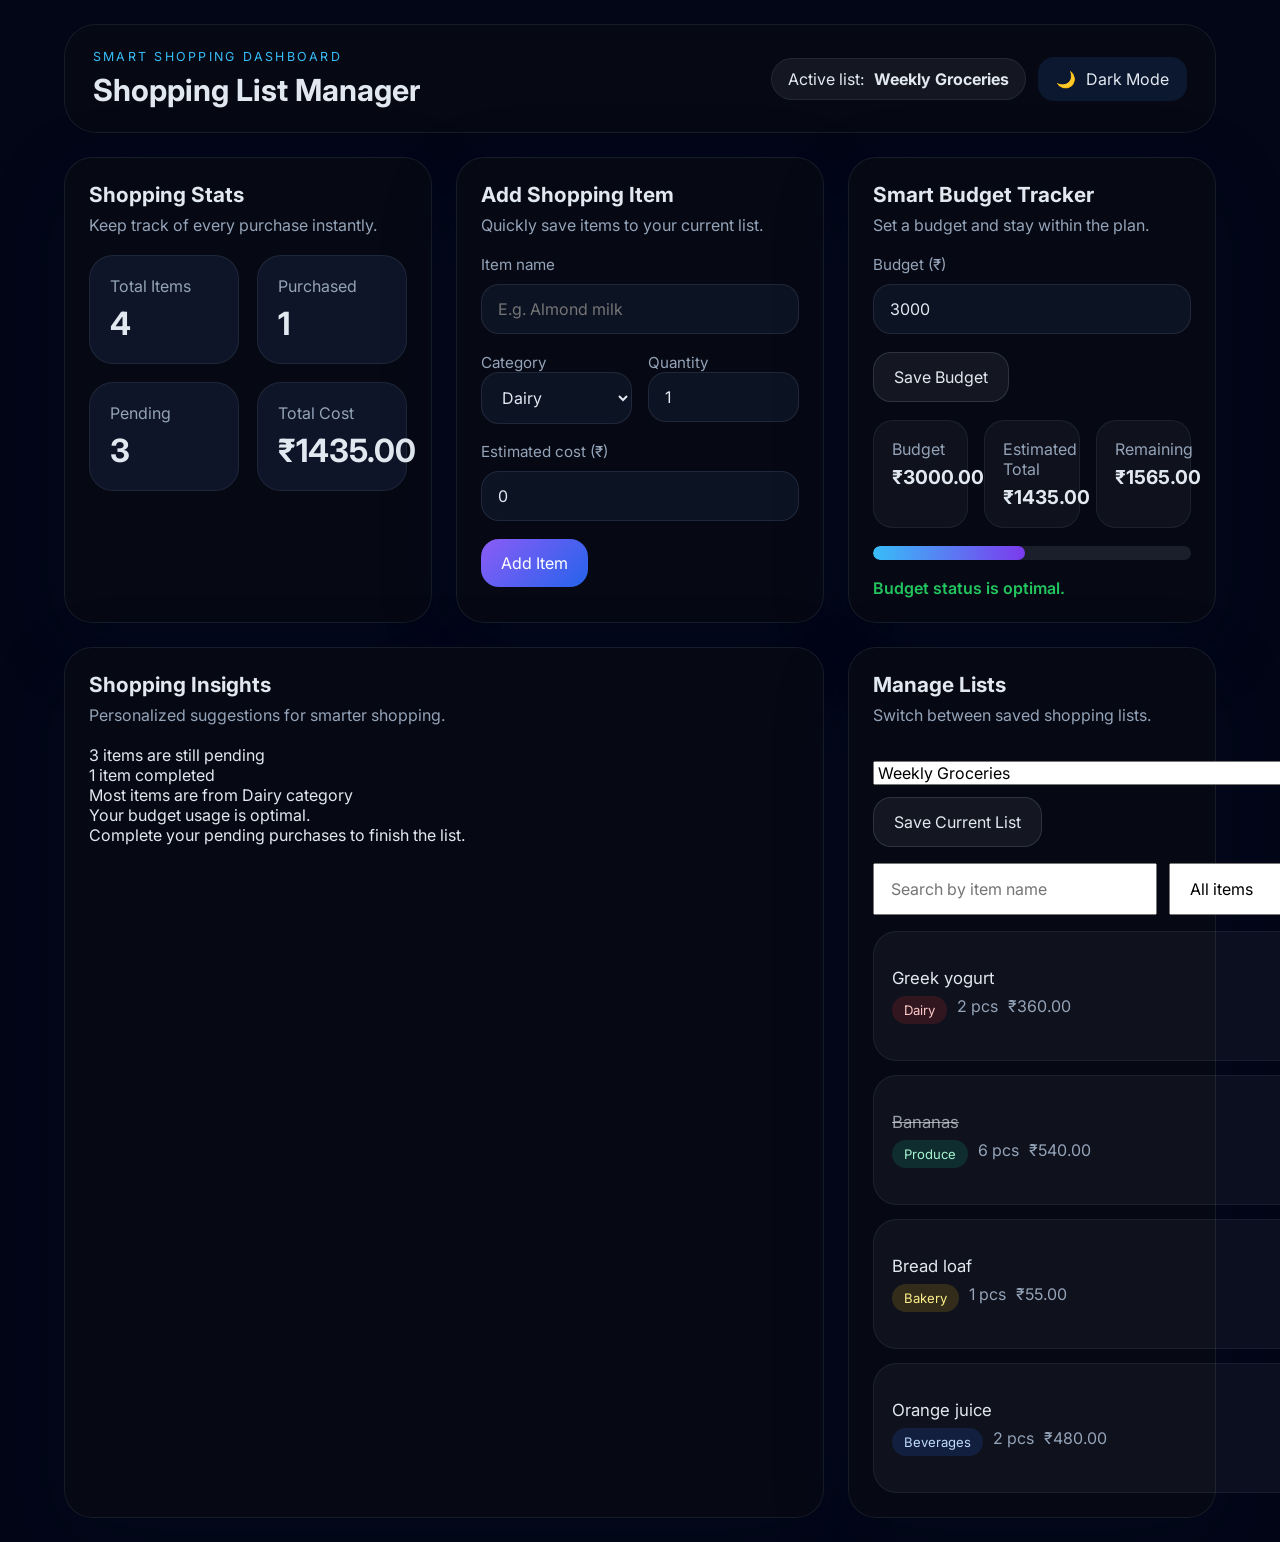
<file: Shopping list manager/index.html>
<!DOCTYPE html>
<html lang="en">
<head>
  <meta charset="UTF-8" />
  <meta name="viewport" content="width=device-width, initial-scale=1.0" />
  <title>Shopping List Manager</title>
  <link rel="preconnect" href="https://fonts.googleapis.com" />
  <link rel="preconnect" href="https://fonts.gstatic.com" crossorigin />
  <link href="https://fonts.googleapis.com/css2?family=Inter:wght@400;500;600;700;800&display=swap" rel="stylesheet" />
  <link rel="stylesheet" href="style.css" />
</head>
<body>
  <div class="app-shell">
    <header class="topbar">
      <div>
        <p class="eyebrow">Smart Shopping Dashboard</p>
        <h1>Shopping List Manager</h1>
      </div>
      <div class="top-actions">
        <div class="summary-pill">
          <span>Active list:</span>
          <strong id="activeListName">Loading...</strong>
        </div>
        <button id="themeToggle" class="icon-button" aria-label="Toggle dark mode">
          <span>🌙</span>
          <span>Dark Mode</span>
        </button>
      </div>
    </header>

    <main class="dashboard-grid">
      <section class="card stats-card">
        <div class="card-header">
          <h2>Shopping Stats</h2>
          <p>Keep track of every purchase instantly.</p>
        </div>
        <div class="stats-grid">
          <article class="stat-card">
            <p>Total Items</p>
            <h3 id="statTotalItems">0</h3>
          </article>
          <article class="stat-card">
            <p>Purchased</p>
            <h3 id="statPurchased">0</h3>
          </article>
          <article class="stat-card">
            <p>Pending</p>
            <h3 id="statPending">0</h3>
          </article>
          <article class="stat-card">
            <p>Total Cost</p>
            <h3 id="statTotalCost">₹0</h3>
          </article>
        </div>
      </section>

      <section class="card form-card">
        <div class="card-header">
          <h2>Add Shopping Item</h2>
          <p>Quickly save items to your current list.</p>
        </div>
        <form id="itemForm" class="item-form">
          <div class="field-row">
            <label for="itemName">Item name</label>
            <input id="itemName" type="text" placeholder="E.g. Almond milk" required />
          </div>
          <div class="field-row split">
            <div>
              <label for="itemCategory">Category</label>
              <select id="itemCategory">
                <option value="Dairy">Dairy</option>
                <option value="Produce">Produce</option>
                <option value="Bakery">Bakery</option>
                <option value="Beverages">Beverages</option>
                <option value="Household">Household</option>
                <option value="Snacks">Snacks</option>
              </select>
            </div>
            <div>
              <label for="itemQuantity">Quantity</label>
              <input id="itemQuantity" type="number" min="1" value="1" />
            </div>
          </div>
          <div class="field-row">
            <label for="itemCost">Estimated cost (₹)</label>
            <input id="itemCost" type="number" min="0" step="0.5" value="0" />
          </div>
          <button type="submit" class="primary-btn">Add Item</button>
        </form>
      </section>

      <section class="card budget-card">
        <div class="card-header">
          <h2>Smart Budget Tracker</h2>
          <p>Set a budget and stay within the plan.</p>
        </div>
        <div class="budget-body">
          <div class="field-row">
            <label for="budgetInput">Budget (₹)</label>
            <input id="budgetInput" type="number" min="0" step="50" value="3000" />
          </div>
          <button id="budgetSaveBtn" class="secondary-btn">Save Budget</button>
          <div class="budget-summary">
            <div>
              <span>Budget</span>
              <strong id="budgetAmount">₹0</strong>
            </div>
            <div>
              <span>Estimated Total</span>
              <strong id="estimatedCost">₹0</strong>
            </div>
            <div>
              <span>Remaining</span>
              <strong id="remainingBudget">₹0</strong>
            </div>
          </div>
          <div class="progress-wrapper">
            <div id="budgetProgress" class="progress-bar"></div>
          </div>
          <p id="budgetAlert" class="budget-alert"></p>
        </div>
      </section>

      <section class="card insight-card">
        <div class="card-header">
          <h2>Shopping Insights</h2>
          <p>Personalized suggestions for smarter shopping.</p>
        </div>
        <div id="insightList" class="insight-list">
          <div class="insight-item">Loading insights...</div>
        </div>
      </section>

      <section class="card list-card list-panel">
        <div class="card-header panel-header">
          <div>
            <h2>Manage Lists</h2>
            <p>Switch between saved shopping lists.</p>
          </div>
          <button id="newListBtn" class="secondary-btn">New List</button>
        </div>
        <div class="list-controls">
          <select id="listSelector"></select>
          <button id="saveListBtn" class="secondary-btn">Save Current List</button>
        </div>
        <div class="panel-actions">
          <input id="searchInput" type="search" placeholder="Search by item name" />
          <select id="statusFilter">
            <option value="all">All items</option>
            <option value="pending">Pending</option>
            <option value="purchased">Purchased</option>
          </select>
          <select id="sortCategory">
            <option value="none">Sort by category</option>
            <option value="Dairy">Dairy</option>
            <option value="Produce">Produce</option>
            <option value="Bakery">Bakery</option>
            <option value="Beverages">Beverages</option>
            <option value="Household">Household</option>
            <option value="Snacks">Snacks</option>
          </select>
        </div>
        <div id="itemList" class="item-list"></div>
      </section>
    </main>
  </div>
  <div id="modalBackdrop" class="modal-backdrop hidden">
    <div class="modal-card">
      <h2>Create New List</h2>
      <p>Give your list a name and start organizing.</p>
      <input id="newListName" type="text" placeholder="Weekly Groceries" />
      <div class="modal-actions">
        <button id="cancelNewList" class="secondary-btn">Cancel</button>
        <button id="confirmNewList" class="primary-btn">Create List</button>
      </div>
    </div>
  </div>
  <script src="script.js"></script>
</body>
</html>
</file>
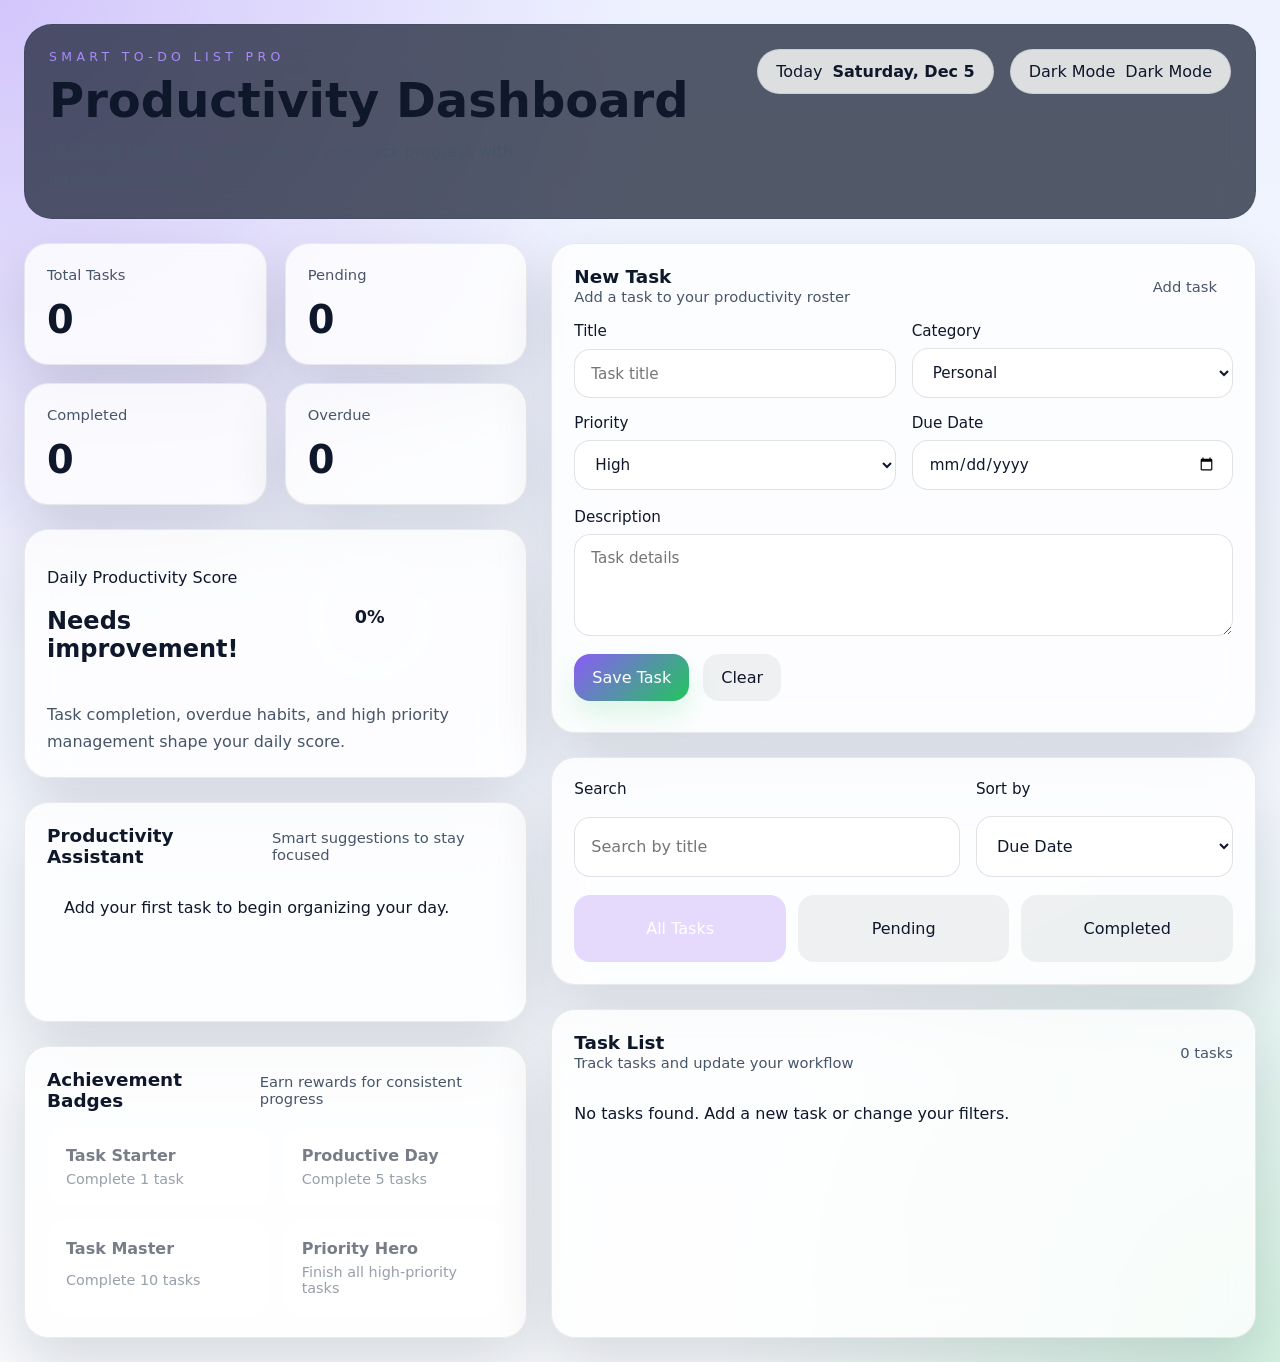
<file: smart To do list/index.html>
<!DOCTYPE html>
<html lang="en">
<head>
  <meta charset="UTF-8" />
  <meta name="viewport" content="width=device-width, initial-scale=1.0" />
  <title>Smart To-Do List Pro</title>
  <link rel="stylesheet" href="style.css" />
</head>
<body>
  <div class="app-shell">
    <header class="app-header">
      <div>
        <p class="eyebrow">Smart To-Do List Pro</p>
        <h1>Productivity Dashboard</h1>
        <p class="subtitle">Organize tasks, stay on schedule, and track progress with intelligent insights.</p>
      </div>
      <div class="header-controls">
        <div class="summary-chip">
          <span>Today</span>
          <strong id="todayDate"></strong>
        </div>
        <button id="themeToggle" class="icon-button" aria-label="Toggle dark mode">
          <span class="toggle-icon">🌙</span>
          <span>Dark Mode</span>
        </button>
      </div>
    </header>

    <main class="dashboard-grid">
      <section class="overview-panel">
        <div class="stat-cards">
          <article class="stat-card glass-card">
            <p>Total Tasks</p>
            <h2 id="totalTasks">0</h2>
          </article>
          <article class="stat-card glass-card">
            <p>Pending</p>
            <h2 id="pendingTasks">0</h2>
          </article>
          <article class="stat-card glass-card">
            <p>Completed</p>
            <h2 id="completedTasks">0</h2>
          </article>
          <article class="stat-card glass-card overdue-card">
            <p>Overdue</p>
            <h2 id="overdueTasks">0</h2>
          </article>
        </div>

        <article class="glass-card productivity-card">
          <div class="progress-summary">
            <div>
              <p>Daily Productivity Score</p>
              <h2 id="productivityMessage">Good progress!</h2>
            </div>
            <div class="circle-chart">
              <svg viewBox="0 0 120 120">
                <circle class="track" cx="60" cy="60" r="50"></circle>
                <circle id="scoreCircle" class="progress" cx="60" cy="60" r="50" stroke-dasharray="314" stroke-dashoffset="314"></circle>
              </svg>
              <div class="circle-label">
                <strong id="productivityScore">0%</strong>
              </div>
            </div>
          </div>
          <p class="note">Task completion, overdue habits, and high priority management shape your daily score.</p>
        </article>

        <article class="glass-card assistant-card">
          <div class="section-title">
            <h3>Productivity Assistant</h3>
            <span>Smart suggestions to stay focused</span>
          </div>
          <ul id="suggestionsList" class="suggestions-list">
            <li>Loading insights...</li>
          </ul>
        </article>

        <article class="glass-card badges-card">
          <div class="section-title">
            <h3>Achievement Badges</h3>
            <span>Earn rewards for consistent progress</span>
          </div>
          <div id="badgeContainer" class="badge-grid">
            <div class="badge-item locked">
              <strong>Task Starter</strong>
              <span>Complete 1 task</span>
            </div>
            <div class="badge-item locked">
              <strong>Productive Day</strong>
              <span>Complete 5 tasks</span>
            </div>
            <div class="badge-item locked">
              <strong>Task Master</strong>
              <span>Complete 10 tasks</span>
            </div>
            <div class="badge-item locked">
              <strong>Priority Hero</strong>
              <span>Finish all high-priority tasks</span>
            </div>
          </div>
        </article>
      </section>

      <section class="tasks-panel">
        <article class="glass-card task-form-card">
          <div class="section-title">
            <div>
              <h3>New Task</h3>
              <span>Add a task to your productivity roster</span>
            </div>
            <span class="status-pill" id="formStatus">Add task</span>
          </div>
          <form id="taskForm">
            <div class="form-grid">
              <label>
                Title
                <input type="text" id="taskTitle" placeholder="Task title" required />
              </label>
              <label>
                Category
                <select id="taskCategory" required>
                  <option value="Personal">Personal</option>
                  <option value="Work">Work</option>
                  <option value="Study">Study</option>
                </select>
              </label>
              <label>
                Priority
                <select id="taskPriority" required>
                  <option value="High">High</option>
                  <option value="Medium">Medium</option>
                  <option value="Low">Low</option>
                </select>
              </label>
              <label>
                Due Date
                <input type="date" id="taskDueDate" required />
              </label>
            </div>
            <label class="full-width">
              Description
              <textarea id="taskDescription" rows="4" placeholder="Task details"></textarea>
            </label>
            <div class="form-actions">
              <button type="submit" class="primary-btn">Save Task</button>
              <button type="button" id="resetForm" class="secondary-btn">Clear</button>
            </div>
          </form>
        </article>

        <article class="glass-card filter-card">
          <div class="filter-row">
            <div class="search-field">
              <label for="searchInput">Search</label>
              <input type="text" id="searchInput" placeholder="Search by title" />
            </div>
            <div class="sort-field">
              <label for="sortSelect">Sort by</label>
              <select id="sortSelect">
                <option value="date">Due Date</option>
                <option value="priority">Priority</option>
              </select>
            </div>
          </div>
          <div class="filter-buttons">
            <button type="button" class="tab-btn active" data-filter="all">All Tasks</button>
            <button type="button" class="tab-btn" data-filter="pending">Pending</button>
            <button type="button" class="tab-btn" data-filter="completed">Completed</button>
          </div>
        </article>

        <article class="glass-card tasks-card">
          <div class="section-title">
            <div>
              <h3>Task List</h3>
              <span>Track tasks and update your workflow</span>
            </div>
            <span id="taskCountLabel">0 tasks</span>
          </div>
          <div id="tasksContainer" class="task-list"></div>
        </article>
      </section>
    </main>
  </div>

  <script src="script.js"></script>
</body>
</html>
</file>
<file: Shopping list manager/style.css>
:root {
  --bg: #0f172a;
  --surface: rgba(255, 255, 255, 0.08);
  --surface-strong: rgba(255, 255, 255, 0.12);
  --text: #e2e8f0;
  --text-muted: #94a3b8;
  --primary: #7c3aed;
  --primary-soft: rgba(124, 58, 237, 0.16);
  --accent: #38bdf8;
  --success: #22c55e;
  --warning: #fb7185;
  --border: rgba(148, 163, 184, 0.25);
  --shadow: 0 24px 80px rgba(15, 23, 42, 0.18);
  font-family: 'Inter', sans-serif;
}

* {
  box-sizing: border-box;
}

html, body {
  margin: 0;
  min-height: 100%;
  background: radial-gradient(circle at top, rgba(56, 189, 248, 0.16), transparent 30%),
    linear-gradient(180deg, #020617 0%, #111827 100%);
  color: var(--text);
}

body {
  transition: background 0.35s ease, color 0.35s ease;
}

button, input, select {
  font: inherit;
}

.app-shell {
  width: min(1200px, 100%);
  margin: 0 auto;
  padding: 24px;
}

.topbar {
  display: flex;
  justify-content: space-between;
  gap: 20px;
  align-items: center;
  margin-bottom: 24px;
  padding: 24px 28px;
  border-radius: 32px;
  background: rgba(15, 23, 42, 0.88);
  border: 1px solid rgba(148, 163, 184, 0.12);
  backdrop-filter: blur(18px);
}

.eyebrow {
  margin: 0 0 8px;
  color: var(--accent);
  text-transform: uppercase;
  letter-spacing: 0.18em;
  font-size: 0.78rem;
}

.topbar h1 {
  margin: 0;
  font-size: clamp(1.9rem, 2.3vw, 2.6rem);
}

.top-actions {
  display: flex;
  flex-wrap: wrap;
  gap: 12px;
  align-items: center;
}

.summary-pill {
  display: inline-flex;
  align-items: center;
  gap: 10px;
  padding: 10px 16px;
  background: rgba(255, 255, 255, 0.06);
  border-radius: 999px;
  border: 1px solid rgba(148, 163, 184, 0.12);
}

.icon-button {
  display: inline-flex;
  align-items: center;
  gap: 10px;
  border: none;
  padding: 12px 18px;
  border-radius: 16px;
  background: rgba(59, 130, 246, 0.12);
  color: var(--text);
  cursor: pointer;
  transition: transform 0.2s ease, background 0.3s ease;
}

.icon-button:hover {
  transform: translateY(-1px);
  background: rgba(59, 130, 246, 0.2);
}

.dashboard-grid {
  display: grid;
  gap: 24px;
  grid-template-columns: repeat(12, 1fr);
}

.card {
  border-radius: 28px;
  padding: 24px;
  background: linear-gradient(180deg, rgba(15, 23, 42, 0.9), rgba(15, 23, 42, 0.75));
  border: 1px solid rgba(148, 163, 184, 0.12);
  box-shadow: var(--shadow);
  backdrop-filter: blur(18px);
}

.card-header {
  margin-bottom: 20px;
}

.card-header h2 {
  margin: 0 0 8px;
  font-size: 1.3rem;
}

.card-header p {
  margin: 0;
  color: var(--text-muted);
}

.stats-card {
  grid-column: span 4;
}

.form-card {
  grid-column: span 4;
}

.budget-card {
  grid-column: span 4;
}

.insight-card {
  grid-column: span 8;
}

.list-card {
  grid-column: span 4;
}

.stats-grid {
  display: grid;
  gap: 18px;
  grid-template-columns: repeat(2, minmax(0, 1fr));
}

.stat-card {
  padding: 20px;
  border-radius: 24px;
  background: rgba(15, 23, 42, 0.94);
  border: 1px solid rgba(148, 163, 184, 0.12);
}

.stat-card p {
  margin: 0 0 8px;
  color: var(--text-muted);
}

.stat-card h3 {
  margin: 0;
  font-size: 2rem;
}

.item-form {
  display: grid;
  gap: 18px;
}

.field-row {
  display: grid;
  gap: 10px;
}

.field-row label {
  font-size: 0.95rem;
  color: var(--text-muted);
}

.field-row input,
.field-row select {
  width: 100%;
  padding: 14px 16px;
  border-radius: 18px;
  border: 1px solid rgba(148, 163, 184, 0.15);
  background: rgba(15, 23, 42, 0.75);
  color: var(--text);
  outline: none;
  transition: border-color 0.2s ease, transform 0.2s ease;
}

.field-row input:focus,
.field-row select:focus {
  border-color: rgba(59, 130, 246, 0.8);
  transform: translateY(-1px);
}

.split {
  grid-template-columns: 1fr 1fr;
  gap: 16px;
}

.primary-btn,
.secondary-btn {
  width: fit-content;
  border: none;
  border-radius: 18px;
  padding: 14px 20px;
  cursor: pointer;
  transition: transform 0.2s ease, opacity 0.2s ease;
}

.primary-btn {
  background: linear-gradient(135deg, var(--primary), #2563eb);
  color: white;
}

.secondary-btn {
  background: rgba(255, 255, 255, 0.06);
  color: var(--text);
  border: 1px solid rgba(148, 163, 184, 0.2);
}

.primary-btn:hover,
.secondary-btn:hover {
  transform: translateY(-1px);
  opacity: 0.95;
}

.budget-body {
  display: grid;
  gap: 18px;
}

.budget-summary {
  display: grid;
  gap: 16px;
  grid-template-columns: repeat(3, minmax(0, 1fr));
}

.budget-summary div {
  padding: 18px;
  background: rgba(255, 255, 255, 0.04);
  border-radius: 20px;
  border: 1px solid rgba(148, 163, 184, 0.1);
}

.budget-summary span {
  display: block;
  color: var(--text-muted);
  margin-bottom: 6px;
}

.budget-summary strong {
  display: block;
  font-size: 1.2rem;
}

.progress-wrapper {
  width: 100%;
  height: 14px;
  border-radius: 999px;
  background: rgba(148, 163, 184, 0.14);
  overflow: hidden;
}

.progress-bar {
  width: 0;
  height: 100%;
  border-radius: 999px;
  background: linear-gradient(90deg, #38bdf8, #7c3aed);
  transition: width 0.4s ease;
}

.budget-alert {
  margin: 0;
  color: var(--success);
  font-weight: 600;
}

.list-panel {
  display: grid;
  gap: 16px;
}

.panel-header {
  display: flex;
  justify-content: space-between;
  align-items: center;
  gap: 14px;
}

.list-controls,
.panel-actions {
  display: grid;
  gap: 12px;
}

.panel-actions {
  grid-template-columns: 1fr 1fr 1fr;
}

.panel-actions input,
.panel-actions select {
  padding: 14px 16px;
}

.item-list {
  display: grid;
  gap: 14px;
}

.item-card {
  display: grid;
  grid-template-columns: auto 1fr auto;
  gap: 18px;
  align-items: center;
  padding: 18px;
  border-radius: 24px;
  background: rgba(255, 255, 255, 0.04);
  border: 1px solid rgba(148, 163, 184, 0.1);
  transition: background 0.3s ease, transform 0.2s ease;
}

.item-card:hover {
  transform: translateY(-2px);
  background: rgba(255, 255, 255, 0.07);
}

.item-meta {
  display: grid;
  gap: 8px;
}

.item-title {
  margin: 0;
  font-size: 1.05rem;
}

.item-title.purchased {
  text-decoration: line-through;
  color: rgba(226, 232, 240, 0.65);
}

.item-details {
  display: flex;
  flex-wrap: wrap;
  gap: 10px;
  color: var(--text-muted);
}

.badge {
  display: inline-flex;
  align-items: center;
  gap: 6px;
  padding: 6px 12px;
  border-radius: 999px;
  font-size: 0.82rem;
  background: rgba(148, 163, 184, 0.1);
}

.badge.Dairy { background: rgba(220, 38, 38, 0.16); color: #fecaca; }
.badge.Produce { background: rgba(16, 185, 129, 0.16); color: #a7f3d0; }
.badge.Bakery { background: rgba(234, 179, 8, 0.16); color: #fef08a; }
.badge.Beverages { background: rgba(37, 99, 235, 0.16); color: #bfdbfe; }
.badge.Household { background: rgba(16, 185, 129, 0.1); color: #6ee7b7; }
.badge.Snacks { background: rgba(251, 191, 36, 0.16); color: #fde68a; }

.action-buttons {
  display: flex;
  flex-direction: column;
  gap: 12px;
  align-items: flex-end;
}

.small-btn {
  border: none;
  border-radius: 16px;
  padding: 10px 14px;
  cursor: pointer;
  background: rgba(255, 255, 255, 0.06);
  color: var(--text);
  transition: background 0.2s ease;
}

.small-btn:hover {
  background: rgba(255, 255, 255, 0.12);
}

.modal-backdrop {
  position: fixed;
  inset: 0;
  background: rgba(15, 23, 42, 0.7);
  display: grid;
  place-items: center;
  padding: 24px;
  z-index: 20;
}

.hidden {
  display: none;
}

.modal-card {
  width: min(460px, 100%);
  border-radius: 28px;
  padding: 28px;
  background: rgba(15, 23, 42, 0.96);
  border: 1px solid rgba(148, 163, 184, 0.16);
  box-shadow: var(--shadow);
}

.modal-card h2 {
  margin: 0 0 12px;
}

.modal-card p {
  margin: 0 0 20px;
  color: var(--text-muted);
}

.modal-card input {
  width: 100%;
  padding: 14px 16px;
  border-radius: 18px;
  border: 1px solid rgba(148, 163, 184, 0.16);
  background: rgba(15, 23, 42, 0.75);
  color: var(--text);
}

.modal-actions {
  margin-top: 22px;
  display: flex;
  justify-content: flex-end;
  gap: 12px;
}

@media (max-width: 1080px) {
  .dashboard-grid {
    grid-template-columns: 1fr 1fr;
  }
  .stats-card,
  .form-card,
  .budget-card,
  .insight-card,
  .list-card {
    grid-column: span 2;
  }
}

@media (max-width: 760px) {
  .app-shell {
    padding: 16px;
  }
  .dashboard-grid {
    grid-template-columns: 1fr;
  }
  .topbar {
    flex-direction: column;
    align-items: flex-start;
  }
  .panel-actions {
    grid-template-columns: 1fr;
  }
  .item-card {
    grid-template-columns: 1fr;
  }
  .action-buttons {
    flex-direction: row;
    justify-content: flex-start;
  }
}

.dark-mode {
  --bg: #020617;
  --surface: rgba(15, 23, 42, 0.9);
  --text: #e2e8f0;
  --text-muted: #94a3b8;
  --primary: #8b5cf6;
  --accent: #38bdf8;
  background: #020617;
}

.dark-mode body {
  background: radial-gradient(circle at top, rgba(56, 189, 248, 0.12), transparent 30%),
    linear-gradient(180deg, #020617 0%, #0f172a 100%);
}

.dark-mode .topbar,
.dark-mode .card,
.dark-mode .modal-card {
  background: rgba(7, 10, 21, 0.95);
}

.dark-mode .item-card:hover,
.dark-mode .primary-btn:hover,
.dark-mode .secondary-btn:hover {
  background: rgba(255, 255, 255, 0.08);
}
</file>
<file: smart To do list/style.css>
:root {
  color-scheme: light;
  --bg: #0f172a;
  --surface: rgba(255, 255, 255, 0.12);
  --surface-strong: rgba(255, 255, 255, 0.18);
  --text: #e2e8f0;
  --muted: #94a3b8;
  --border: rgba(255, 255, 255, 0.1);
  --primary: #7c3aed;
  --primary-soft: rgba(124, 58, 237, 0.16);
  --success: #22c55e;
  --warning: #f97316;
  --danger: #ef4444;
  --card: rgba(255, 255, 255, 0.08);
  --shadow: 0 25px 60px rgba(15, 23, 42, 0.24);
}

body {
  margin: 0;
  min-height: 100vh;
  font-family: Inter, system-ui, -apple-system, BlinkMacSystemFont, 'Segoe UI', sans-serif;
  background: radial-gradient(circle at top left, rgba(124, 58, 237, 0.4), transparent 35%),
    radial-gradient(circle at bottom right, rgba(34, 197, 94, 0.28), transparent 30%),
    linear-gradient(180deg, #0b1223 0%, #111827 100%);
  color: var(--text);
}

* {
  box-sizing: border-box;
}

button,
input,
select,
textarea {
  font: inherit;
}

.app-shell {
  padding: 24px;
  max-width: 1400px;
  margin: 0 auto;
}

.app-header {
  display: flex;
  justify-content: space-between;
  gap: 20px;
  align-items: flex-start;
  padding: 24px;
  border-radius: 28px;
  background: rgba(15, 23, 42, 0.7);
  border: 1px solid var(--border);
  backdrop-filter: blur(18px);
  margin-bottom: 24px;
}

.app-header h1 {
  margin: 8px 0 10px;
  font-size: clamp(2.4rem, 2vw + 1.6rem, 3rem);
}

.eyebrow {
  text-transform: uppercase;
  letter-spacing: 0.35em;
  font-size: 0.78rem;
  color: #a78bfa;
  margin: 0;
}

.subtitle {
  margin: 0;
  color: var(--muted);
  max-width: 520px;
  line-height: 1.75;
}

.header-controls {
  display: flex;
  align-items: center;
  gap: 16px;
}

.summary-chip,
.icon-button {
  border-radius: 999px;
  display: inline-flex;
  align-items: center;
  gap: 10px;
  padding: 12px 18px;
  border: 1px solid var(--border);
  background: rgba(255, 255, 255, 0.08);
}

.icon-button {
  cursor: pointer;
  color: var(--text);
  transition: transform 0.2s ease, background 0.2s ease;
}

.icon-button:hover {
  transform: translateY(-1px);
  background: rgba(255, 255, 255, 0.14);
}

.dashboard-grid {
  display: grid;
  gap: 24px;
  grid-template-columns: minmax(280px, 1fr) 1.4fr;
}

.overview-panel,
.tasks-panel {
  display: grid;
  gap: 24px;
}

.stat-cards {
  display: grid;
  gap: 18px;
  grid-template-columns: repeat(2, minmax(0, 1fr));
}

.stat-card,
.glass-card {
  background: var(--card);
  border: 1px solid var(--border);
  border-radius: 24px;
  padding: 22px;
  box-shadow: var(--shadow);
  backdrop-filter: blur(20px);
}

.stat-card p {
  margin: 0;
  color: var(--muted);
  font-size: 0.92rem;
}

.stat-card h2 {
  margin: 14px 0 0;
  font-size: 2.4rem;
}

.overdue-card {
  border-color: rgba(239, 68, 68, 0.35);
}

.productivity-card {
  display: grid;
  gap: 18px;
}

.progress-summary {
  display: grid;
  gap: 18px;
  align-items: center;
  grid-template-columns: 1.2fr 1fr;
}

.circle-chart {
  position: relative;
  width: 130px;
  height: 130px;
}

.circle-chart svg {
  width: 100%;
  height: 100%;
  transform: rotate(-90deg);
}

.circle-chart .track,
.circle-chart .progress {
  fill: none;
  stroke-width: 14;
  stroke-linecap: round;
}

.circle-chart .track {
  stroke: rgba(255,255,255,0.12);
}

.circle-chart .progress {
  stroke: var(--primary);
  transition: stroke-dashoffset 0.8s ease;
}

.circle-label {
  position: absolute;
  inset: 0;
  display: grid;
  place-items: center;
  font-size: 1.1rem;
  text-align: center;
}

.note {
  margin: 0;
  color: var(--muted);
  line-height: 1.7;
}

.assistant-card,
.badges-card,
.task-form-card,
.filter-card,
.tasks-card {
  min-height: 220px;
}

.section-title {
  display: flex;
  justify-content: space-between;
  gap: 16px;
  align-items: center;
  margin-bottom: 16px;
}

.section-title h3 {
  margin: 0;
  font-size: 1.15rem;
}

.section-title span {
  color: var(--muted);
  font-size: 0.92rem;
}

.suggestions-list {
  list-style: none;
  padding: 0;
  margin: 0;
  display: grid;
  gap: 12px;
}

.suggestions-list li {
  padding: 14px 16px;
  border-radius: 18px;
  background: rgba(255, 255, 255, 0.05);
  border: 1px solid rgba(255, 255, 255, 0.08);
}

.badge-grid {
  display: grid;
  gap: 14px;
  grid-template-columns: repeat(2, minmax(0, 1fr));
}

.badge-item {
  padding: 18px;
  border-radius: 20px;
  border: 1px solid rgba(255,255,255,0.08);
  background: rgba(255,255,255,0.06);
  display: grid;
  gap: 6px;
}

.badge-item strong {
  font-size: 1rem;
}

.badge-item span {
  color: var(--muted);
  font-size: 0.9rem;
}

.badge-item.locked {
  opacity: 0.56;
}

.badge-item.unlocked {
  background: rgba(124, 58, 237, 0.16);
  border-color: rgba(124, 58, 237, 0.35);
  box-shadow: inset 0 0 0 1px rgba(255,255,255,0.08);
  opacity: 1;
}

.task-form-card form {
  display: grid;
  gap: 18px;
}

.form-grid {
  display: grid;
  gap: 16px;
  grid-template-columns: repeat(2, minmax(0, 1fr));
}

label {
  display: grid;
  gap: 8px;
  color: var(--text);
  font-size: 0.95rem;
}

input,
select,
textarea {
  width: 100%;
  border: 1px solid rgba(255,255,255,0.12);
  border-radius: 16px;
  background: rgba(255,255,255,0.06);
  color: var(--text);
  padding: 14px 16px;
  transition: border-color 0.2s ease, background 0.2s ease;
}

input:focus,
select:focus,
textarea:focus {
  outline: none;
  border-color: rgba(124, 58, 237, 0.85);
  background: rgba(255,255,255,0.12);
}

.full-width {
  grid-column: 1 / -1;
}

.form-actions {
  display: flex;
  gap: 14px;
  flex-wrap: wrap;
}

.primary-btn,
.secondary-btn,
.tab-btn {
  border: none;
  cursor: pointer;
  border-radius: 16px;
  padding: 14px 18px;
  transition: transform 0.2s ease, background 0.2s ease;
}

.primary-btn {
  background: linear-gradient(135deg, #8b5cf6, #22c55e);
  color: #ffffff;
  box-shadow: 0 14px 28px rgba(34, 197, 94, 0.15);
}

.secondary-btn {
  background: rgba(255, 255, 255, 0.08);
  color: var(--text);
}

.primary-btn:hover,
.secondary-btn:hover,
.tab-btn:hover {
  transform: translateY(-1px);
}

.filter-card {
  display: grid;
  gap: 18px;
}

.filter-row {
  display: grid;
  gap: 16px;
  grid-template-columns: 1.2fr 0.8fr;
}

.search-field,
.sort-field {
  display: grid;
  gap: 8px;
}

.filter-buttons {
  display: flex;
  gap: 12px;
  flex-wrap: wrap;
}

.tab-btn {
  background: rgba(255,255,255,0.06);
  color: var(--text);
  flex: 1;
}

.tab-btn.active {
  background: rgba(124, 58, 237, 0.22);
  color: #fff;
}

.tasks-card {
  min-height: 320px;
}

.task-list {
  display: grid;
  gap: 16px;
}

.task-card {
  padding: 18px;
  border-radius: 24px;
  background: rgba(255,255,255,0.05);
  border: 1px solid rgba(255,255,255,0.08);
  display: grid;
  gap: 14px;
  position: relative;
  overflow: hidden;
  animation: fadeIn 0.35s ease both;
}

.task-card.completed {
  background: rgba(34,197,94,0.16);
  border-color: rgba(34,197,94,0.28);
}

.task-card.overdue {
  border-color: rgba(239,68,68,0.4);
}

.task-header {
  display: flex;
  justify-content: space-between;
  gap: 16px;
  align-items: center;
}

.task-title {
  margin: 0;
  font-size: 1.1rem;
}

.task-title.completed {
  text-decoration: line-through;
  opacity: 0.78;
}

.badge-row {
  display: flex;
  gap: 10px;
  flex-wrap: wrap;
}

.badge {
  padding: 7px 12px;
  border-radius: 999px;
  font-size: 0.8rem;
  font-weight: 600;
}

.badge.priority-high {
  background: rgba(239, 68, 68, 0.16);
  color: #fecaca;
}

.badge.priority-medium {
  background: rgba(249, 115, 22, 0.16);
  color: #fdba74;
}

.badge.priority-low {
  background: rgba(34, 197, 94, 0.16);
  color: #bbf7d0;
}

.badge.category {
  background: rgba(96, 165, 250, 0.14);
  color: #bfdbfe;
}

.task-meta {
  display: flex;
  justify-content: space-between;
  gap: 14px;
  align-items: center;
  flex-wrap: wrap;
  color: var(--muted);
  font-size: 0.95rem;
}

.task-desc {
  margin: 0;
  color: var(--text);
  line-height: 1.7;
}

.task-actions {
  display: flex;
  justify-content: flex-end;
  gap: 10px;
  flex-wrap: wrap;
}

.action-btn {
  border: none;
  background: rgba(255,255,255,0.08);
  padding: 10px 14px;
  border-radius: 14px;
  color: var(--text);
  cursor: pointer;
  transition: background 0.2s ease, transform 0.2s ease;
}

.action-btn:hover {
  background: rgba(255,255,255,0.14);
  transform: translateY(-1px);
}

.action-btn.complete {
  color: #22c55e;
}

.action-btn.delete {
  color: #f87171;
}

#taskCountLabel {
  color: var(--muted);
}

.status-pill {
  padding: 10px 16px;
  background: rgba(255,255,255,0.08);
  border-radius: 999px;
  color: var(--text);
  font-size: 0.92rem;
}

@keyframes fadeIn {
  from {
    transform: translateY(10px);
    opacity: 0;
  }
  to {
    transform: translateY(0);
    opacity: 1;
  }
}

@media (max-width: 1080px) {
  .dashboard-grid {
    grid-template-columns: 1fr;
  }
}

@media (max-width: 760px) {
  .app-shell {
    padding: 16px;
  }
  .app-header {
    flex-direction: column;
  }
  .filter-row,
  .progress-summary {
    grid-template-columns: 1fr;
  }
  .form-grid {
    grid-template-columns: 1fr;
  }
  .stat-cards {
    grid-template-columns: 1fr;
  }
}

body.light {
  color-scheme: light;
  --bg: #f8fafc;
  --surface: rgba(255, 255, 255, 0.74);
  --surface-strong: rgba(255, 255, 255, 0.92);
  --text: #0f172a;
  --muted: #475569;
  --border: rgba(15, 23, 42, 0.08);
  --primary: #7c3aed;
  --primary-soft: rgba(124, 58, 237, 0.16);
  --success: #16a34a;
  --warning: #ea580c;
  --danger: #dc2626;
  --card: rgba(255, 255, 255, 0.85);
  --shadow: 0 25px 60px rgba(15, 23, 42, 0.14);
  background: radial-gradient(circle at top left, rgba(124, 58, 237, 0.24), transparent 35%),
    radial-gradient(circle at bottom right, rgba(34, 197, 94, 0.18), transparent 30%),
    linear-gradient(180deg, #eef2ff 0%, #f8fafc 100%);
}

body.light .glass-card,
body.light .task-card,
body.light .summary-chip,
body.light .icon-button {
  background: rgba(255, 255, 255, 0.8);
}

body.light .app-header,
body.light .glass-card,
body.light .task-card {
  border-color: rgba(15, 23, 42, 0.08);
}

body.light input,
body.light select,
body.light textarea {
  background: #fff;
  border-color: rgba(15,23,42,0.12);
  color: var(--text);
}

body.light .action-btn,
body.light .secondary-btn,
body.light .tab-btn {
  background: rgba(15,23,42,0.06);
}

body.light .tab-btn.active {
  background: rgba(124, 58, 237, 0.18);
}

body.light .badge-item {
  background: #fff;
}

body.light .badge-item.unlocked {
  background: rgba(124, 58, 237, 0.12);
}
</file>
